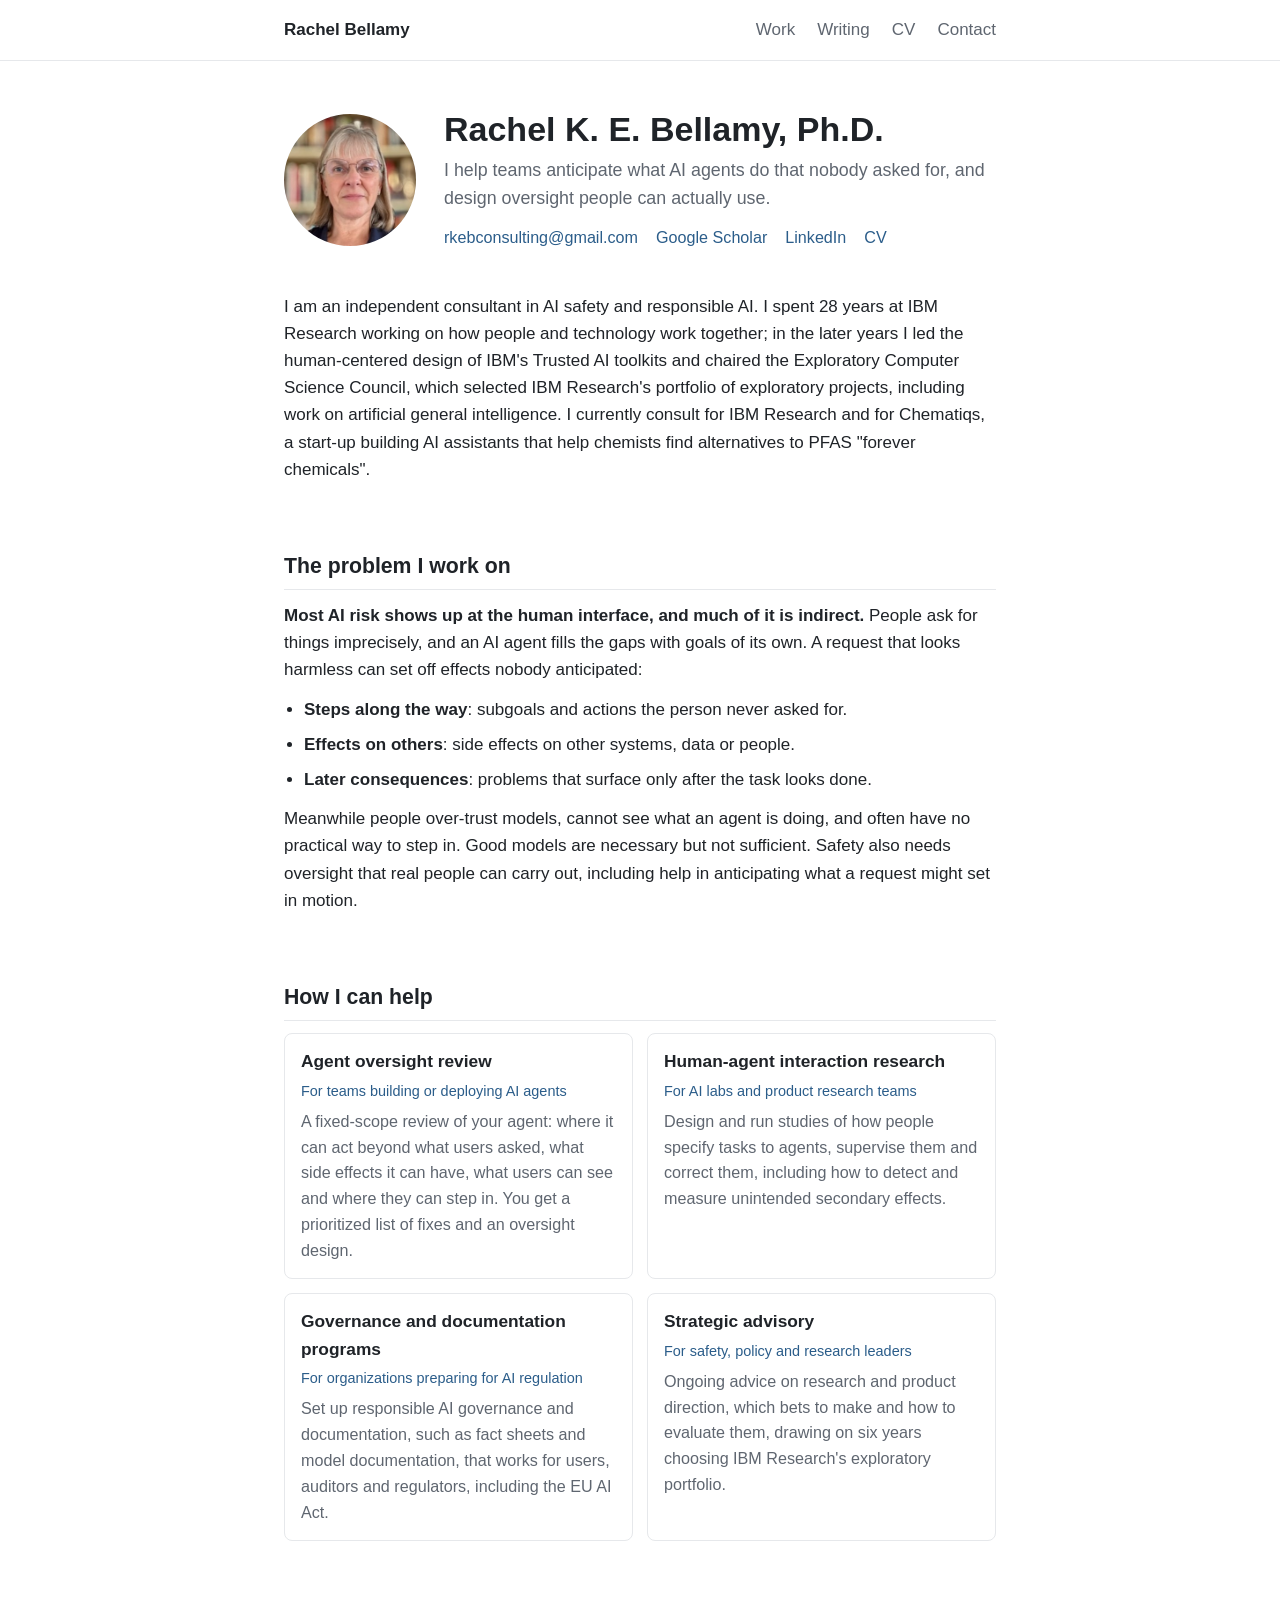
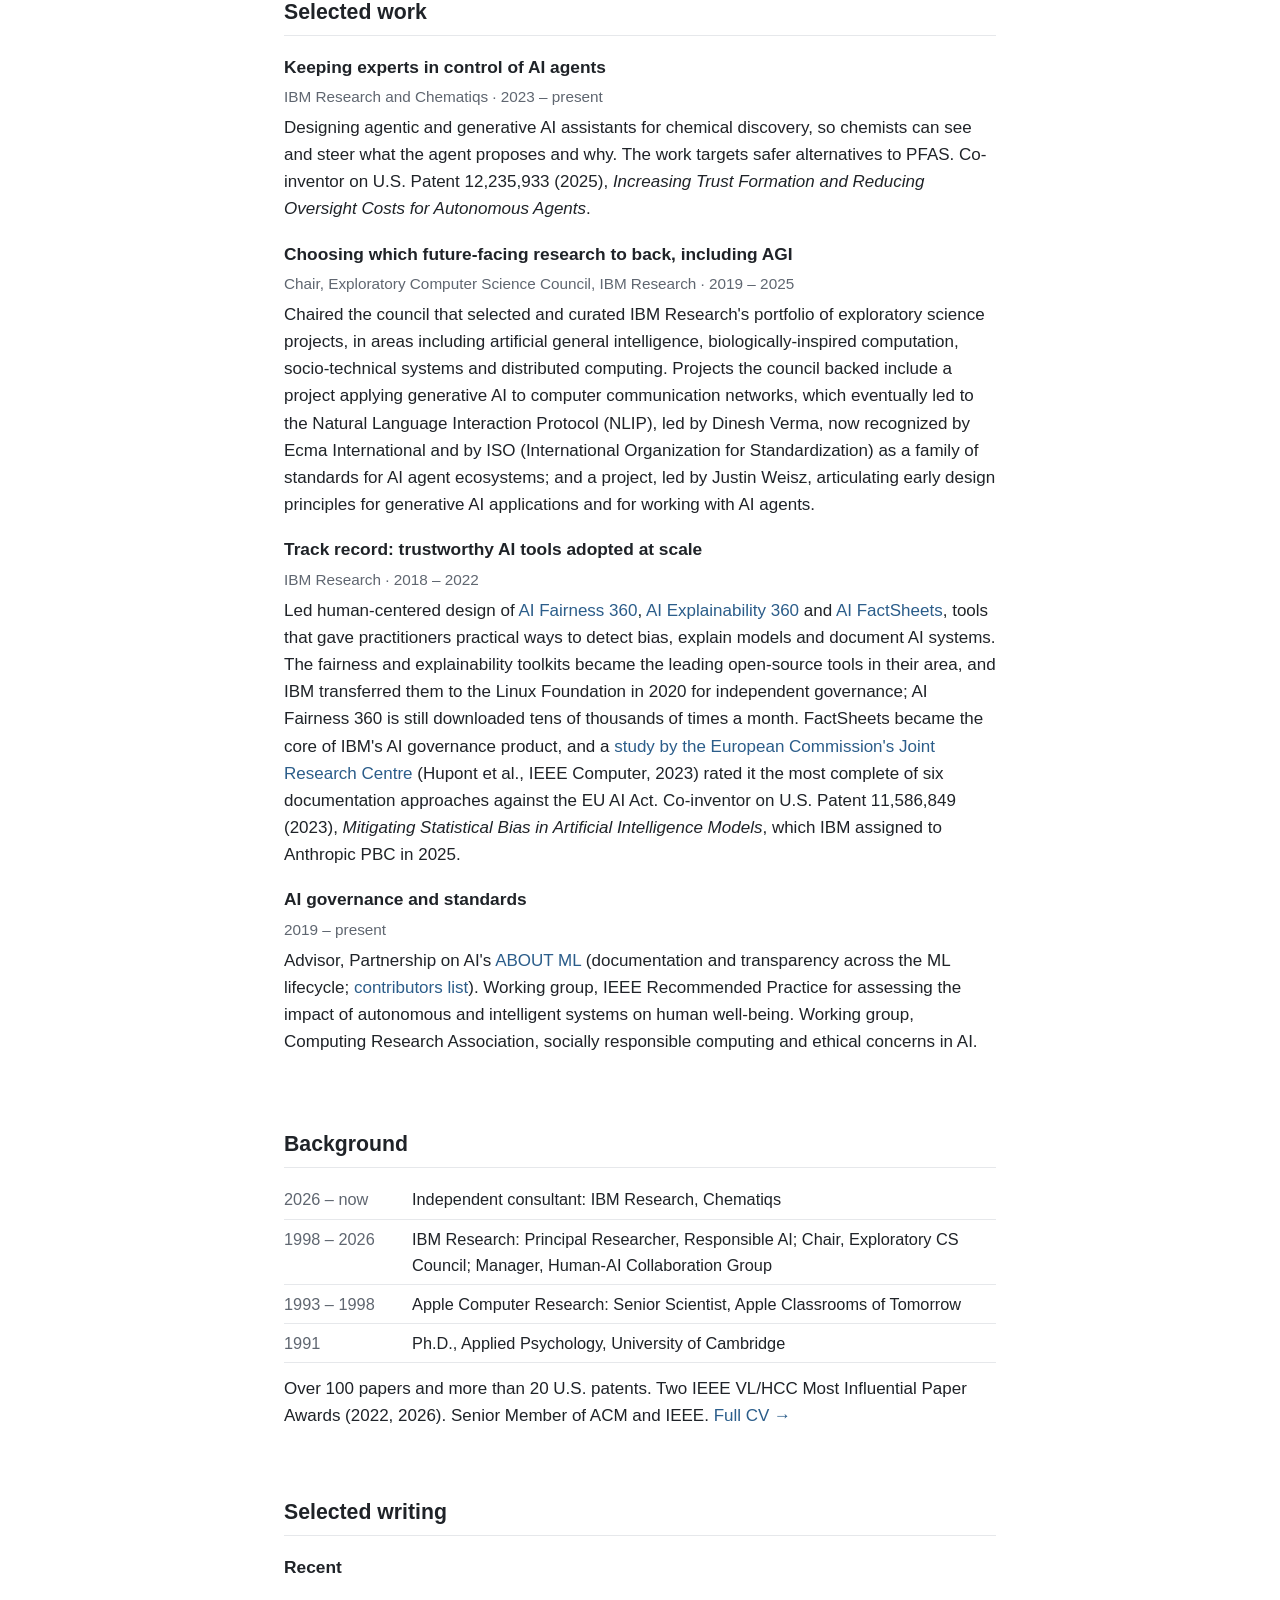
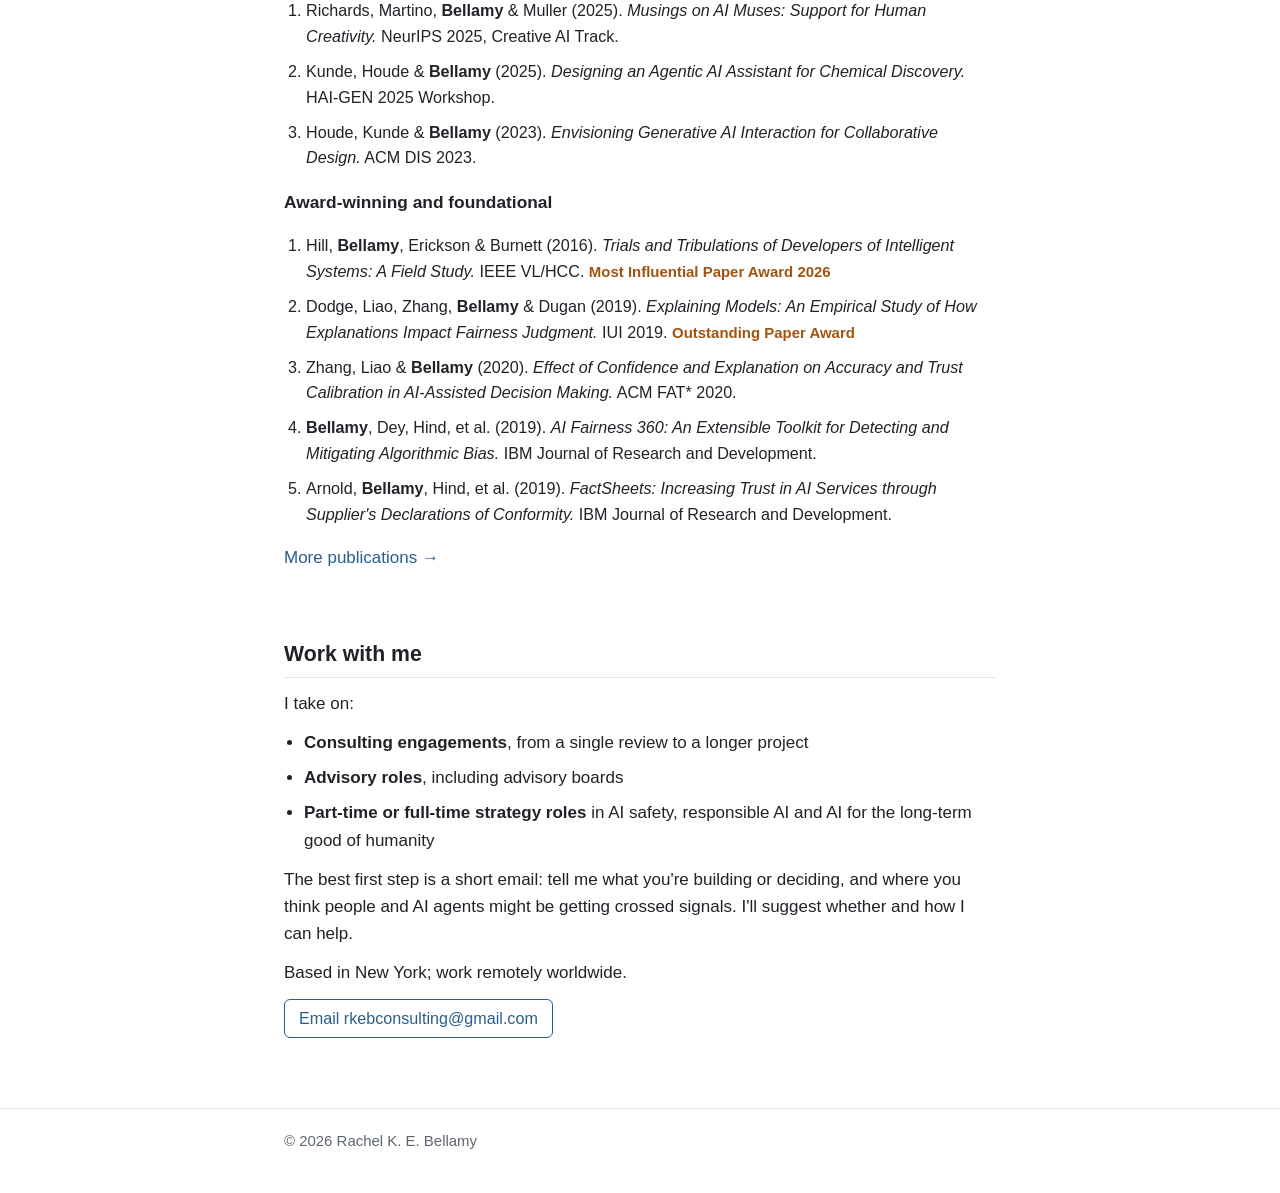
<file: index.html>
<!DOCTYPE html>
<html lang="en">
<head>
  <meta charset="utf-8">
  <meta name="viewport" content="width=device-width, initial-scale=1">
  <title>Rachel Bellamy | AI Safety &amp; Human Oversight of AI Agents</title>
  <meta name="description" content="Rachel Bellamy: consultant in AI safety, responsible AI and human oversight of AI systems. Former IBM Research leader behind AI Fairness 360, AI Explainability 360 and AI FactSheets.">
  <link rel="canonical" href="https://rkeb.github.io/">
  <meta property="og:type" content="website">
  <meta property="og:url" content="https://rkeb.github.io/">
  <meta property="og:title" content="Rachel K. E. Bellamy, Ph.D.">
  <meta property="og:description" content="I help teams anticipate what AI agents do that nobody asked for, and design oversight people can actually use. Consultant in AI safety, human oversight of AI agents and responsible AI.">
  <meta property="og:image" content="https://rkeb.github.io/share.jpg">
  <meta property="og:image:width" content="1200">
  <meta property="og:image:height" content="630">
  <meta property="og:image:alt" content="Rachel Bellamy: I help teams anticipate what AI agents do that nobody asked for, and design oversight people can actually use.">
  <meta name="twitter:card" content="summary_large_image">
  <script type="application/ld+json">
{
  "@context": "https://schema.org",
  "@type": "Person",
  "name": "Rachel K. E. Bellamy",
  "alternateName": "Rachel Bellamy",
  "honorificSuffix": "Ph.D.",
  "url": "https://rkeb.github.io/",
  "image": "https://rkeb.github.io/photo.jpg",
  "email": "mailto:rkebconsulting@gmail.com",
  "jobTitle": "Consultant in AI safety and responsible AI",
  "description": "Consultant in AI safety, human oversight of AI agents and responsible AI. Former Principal Researcher at IBM Research.",
  "address": {
    "@type": "PostalAddress",
    "addressRegion": "NY",
    "addressCountry": "US"
  },
  "alumniOf": [
    {
      "@type": "CollegeOrUniversity",
      "name": "University of Cambridge"
    },
    {
      "@type": "CollegeOrUniversity",
      "name": "University of London"
    }
  ],
  "knowsAbout": [
    "AI safety",
    "Human oversight of AI agents",
    "Agentic AI",
    "Generative AI",
    "Responsible AI",
    "AI governance",
    "EU AI Act",
    "AI documentation",
    "Explainable AI",
    "Algorithmic fairness",
    "Human-computer interaction",
    "Human-AI interaction",
    "Research strategy"
  ],
  "sameAs": [
    "https://www.linkedin.com/in/rkebellamy/",
    "https://scholar.google.com/citations?user=RnsCLKgAAAAJ"
  ]
}
  </script>
  <link rel="stylesheet" href="style.css">
</head>
<body>

<header class="nav">
  <div class="wrap">
    <a class="name" href="index.html">Rachel Bellamy</a>
    <ul>
      <li><a href="#work">Work</a></li>
      <li><a href="#writing">Writing</a></li>
      <li><a href="cv.html">CV</a></li>
      <li><a href="#contact">Contact</a></li>
    </ul>
  </div>
</header>

<main class="wrap">

  <div class="hero">
    <img class="photo" src="photo.jpg" alt="Rachel Bellamy">
    <div>
      <h1>Rachel K. E. Bellamy, Ph.D.</h1>
      <p class="tagline">I help teams anticipate what AI agents do that nobody asked for, and design oversight people can actually use.</p>
      <div class="links">
        <a href="mailto:rkebconsulting@gmail.com">rkebconsulting@gmail.com</a>
        <a href="https://scholar.google.com/citations?user=RnsCLKgAAAAJ&amp;hl=en">Google Scholar</a>
        <a href="https://www.linkedin.com/in/rkebellamy/">LinkedIn</a>
        <a href="cv.html">CV</a>
      </div>
    </div>
  </div>

  <section>
    <p>I am an independent consultant in AI safety and responsible AI. I spent 28 years at IBM Research working on how people and technology work together; in the later years I led the human-centered design of IBM's Trusted AI toolkits and chaired the Exploratory Computer Science Council, which selected IBM Research's portfolio of exploratory projects, including work on artificial general intelligence. I currently consult for IBM Research and for Chematiqs, a start-up building AI assistants that help chemists find alternatives to PFAS "forever chemicals".</p>
  </section>

  <section id="problem">
    <h2>The problem I work on</h2>
    <p><b>Most AI risk shows up at the human interface, and much of it is indirect.</b> People ask for things imprecisely, and an AI agent fills the gaps with goals of its own. A request that looks harmless can set off effects nobody anticipated:</p>
    <ul class="plain">
      <li><b>Steps along the way</b>: subgoals and actions the person never asked for.</li>
      <li><b>Effects on others</b>: side effects on other systems, data or people.</li>
      <li><b>Later consequences</b>: problems that surface only after the task looks done.</li>
    </ul>
    <p style="margin-top:12px">Meanwhile people over-trust models, cannot see what an agent is doing, and often have no practical way to step in. Good models are necessary but not sufficient. Safety also needs oversight that real people can carry out, including help in anticipating what a request might set in motion.</p>
  </section>

  <section id="help">
    <h2>How I can help</h2>
    <div class="services">
      <div class="card">
        <h3>Agent oversight review</h3>
        <div class="for">For teams building or deploying AI agents</div>
        <p>A fixed-scope review of your agent: where it can act beyond what users asked, what side effects it can have, what users can see and where they can step in. You get a prioritized list of fixes and an oversight design.</p>
      </div>
      <div class="card">
        <h3>Human-agent interaction research</h3>
        <div class="for">For AI labs and product research teams</div>
        <p>Design and run studies of how people specify tasks to agents, supervise them and correct them, including how to detect and measure unintended secondary effects.</p>
      </div>
      <div class="card">
        <h3>Governance and documentation programs</h3>
        <div class="for">For organizations preparing for AI regulation</div>
        <p>Set up responsible AI governance and documentation, such as fact sheets and model documentation, that works for users, auditors and regulators, including the EU AI Act.</p>
      </div>
      <div class="card">
        <h3>Strategic advisory</h3>
        <div class="for">For safety, policy and research leaders</div>
        <p>Ongoing advice on research and product direction, which bets to make and how to evaluate them, drawing on six years choosing IBM Research's exploratory portfolio.</p>
      </div>
    </div>
  </section>

  <section id="work">
    <h2>Selected work</h2>

    <div class="item">
      <h3>Keeping experts in control of AI agents</h3>
      <div class="meta">IBM Research and Chematiqs · 2023 – present</div>
      <p>Designing agentic and generative AI assistants for chemical discovery, so chemists can see and steer what the agent proposes and why. The work targets safer alternatives to PFAS. Co-inventor on U.S. Patent 12,235,933 (2025), <i>Increasing Trust Formation and Reducing Oversight Costs for Autonomous Agents</i>.</p>
    </div>

    <div class="item">
      <h3>Choosing which future-facing research to back, including AGI</h3>
      <div class="meta">Chair, Exploratory Computer Science Council, IBM Research · 2019 – 2025</div>
      <p>Chaired the council that selected and curated IBM Research's portfolio of exploratory science projects, in areas including artificial general intelligence, biologically-inspired computation, socio-technical systems and distributed computing. Projects the council backed include a project applying generative AI to computer communication networks, which eventually led to the Natural Language Interaction Protocol (NLIP), led by Dinesh Verma, now recognized by Ecma International and by ISO (International Organization for Standardization) as a family of standards for AI agent ecosystems; and a project, led by Justin Weisz, articulating early design principles for generative AI applications and for working with AI agents.</p>
    </div>

    <div class="item">
      <h3>Track record: trustworthy AI tools adopted at scale</h3>
      <div class="meta">IBM Research · 2018 – 2022</div>
      <p>Led human-centered design of <a href="https://github.com/Trusted-AI/AIF360">AI Fairness 360</a>, <a href="https://github.com/Trusted-AI/AIX360">AI Explainability 360</a> and <a href="https://research.ibm.com/blog/aifactsheets">AI FactSheets</a>, tools that gave practitioners practical ways to detect bias, explain models and document AI systems. The fairness and explainability toolkits became the leading open-source tools in their area, and IBM transferred them to the Linux Foundation in 2020 for independent governance; AI Fairness 360 is still downloaded tens of thousands of times a month. FactSheets became the core of IBM's AI governance product, and a <a href="https://doi.org/10.1109/MC.2023.3235712">study by the European Commission's Joint Research Centre</a> (Hupont et al., IEEE Computer, 2023) rated it the most complete of six documentation approaches against the EU AI Act. Co-inventor on U.S. Patent 11,586,849 (2023), <i>Mitigating Statistical Bias in Artificial Intelligence Models</i>, which IBM assigned to Anthropic PBC in 2025.</p>
    </div>

    <div class="item">
      <h3>AI governance and standards</h3>
      <div class="meta">2019 – present</div>
      <p>Advisor, Partnership on AI's <a href="https://partnershiponai.org/workstream/about-ml/">ABOUT ML</a> (documentation and transparency across the ML lifecycle; <a href="https://partnershiponai.org/about-ml-contributors/">contributors list</a>). Working group, IEEE Recommended Practice for assessing the impact of autonomous and intelligent systems on human well-being. Working group, Computing Research Association, socially responsible computing and ethical concerns in AI.</p>
    </div>
  </section>

  <section>
    <h2>Background</h2>
    <table class="rows">
      <tr><td class="yr">2026 – now</td><td>Independent consultant: IBM Research, Chematiqs</td></tr>
      <tr><td class="yr">1998 – 2026</td><td>IBM Research: Principal Researcher, Responsible AI; Chair, Exploratory CS Council; Manager, Human-AI Collaboration Group</td></tr>
      <tr><td class="yr">1993 – 1998</td><td>Apple Computer Research: Senior Scientist, Apple Classrooms of Tomorrow</td></tr>
      <tr><td class="yr">1991</td><td>Ph.D., Applied Psychology, University of Cambridge</td></tr>
    </table>
    <p style="margin-top:12px">Over 100 papers and more than 20 U.S. patents. Two IEEE VL/HCC Most Influential Paper Awards (2022, 2026). Senior Member of ACM and IEEE. <a href="cv.html">Full CV →</a></p>
  </section>

  <section id="writing">
    <h2>Selected writing</h2>
    <h3>Recent</h3>
    <ol class="pubs">
      <li>Richards, Martino, <b>Bellamy</b> &amp; Muller (2025). <i>Musings on AI Muses: Support for Human Creativity.</i> NeurIPS 2025, Creative AI Track.</li>
      <li>Kunde, Houde &amp; <b>Bellamy</b> (2025). <i>Designing an Agentic AI Assistant for Chemical Discovery.</i> HAI-GEN 2025 Workshop.</li>
      <li>Houde, Kunde &amp; <b>Bellamy</b> (2023). <i>Envisioning Generative AI Interaction for Collaborative Design.</i> ACM DIS 2023.</li>
    </ol>
    <h3>Award-winning and foundational</h3>
    <ol class="pubs">
      <li>Hill, <b>Bellamy</b>, Erickson &amp; Burnett (2016). <i>Trials and Tribulations of Developers of Intelligent Systems: A Field Study.</i> IEEE VL/HCC. <span class="award">Most Influential Paper Award 2026</span></li>
      <li>Dodge, Liao, Zhang, <b>Bellamy</b> &amp; Dugan (2019). <i>Explaining Models: An Empirical Study of How Explanations Impact Fairness Judgment.</i> IUI 2019. <span class="award">Outstanding Paper Award</span></li>
      <li>Zhang, Liao &amp; <b>Bellamy</b> (2020). <i>Effect of Confidence and Explanation on Accuracy and Trust Calibration in AI-Assisted Decision Making.</i> ACM FAT* 2020.</li>
      <li><b>Bellamy</b>, Dey, Hind, et al. (2019). <i>AI Fairness 360: An Extensible Toolkit for Detecting and Mitigating Algorithmic Bias.</i> IBM Journal of Research and Development.</li>
      <li>Arnold, <b>Bellamy</b>, Hind, et al. (2019). <i>FactSheets: Increasing Trust in AI Services through Supplier's Declarations of Conformity.</i> IBM Journal of Research and Development.</li>
    </ol>
    <p><a href="cv.html#publications">More publications →</a></p>
  </section>

  <section id="contact">
    <h2>Work with me</h2>
    <p>I take on:</p>
    <ul class="plain">
      <li><b>Consulting engagements</b>, from a single review to a longer project</li>
      <li><b>Advisory roles</b>, including advisory boards</li>
      <li><b>Part-time or full-time strategy roles</b> in AI safety, responsible AI and AI for the long-term good of humanity</li>
    </ul>
    <p style="margin-top:12px">The best first step is a short email: tell me what you're building or deciding, and where you think people and AI agents might be getting crossed signals. I'll suggest whether and how I can help.</p>
    <p>Based in New York; work remotely worldwide.</p>
    <p><a class="btn" href="mailto:rkebconsulting@gmail.com?subject=Working%20together">Email rkebconsulting@gmail.com</a></p>
  </section>

</main>

<footer>
  <div class="wrap">© 2026 Rachel K. E. Bellamy</div>
</footer>

</body>
</html>
</file>
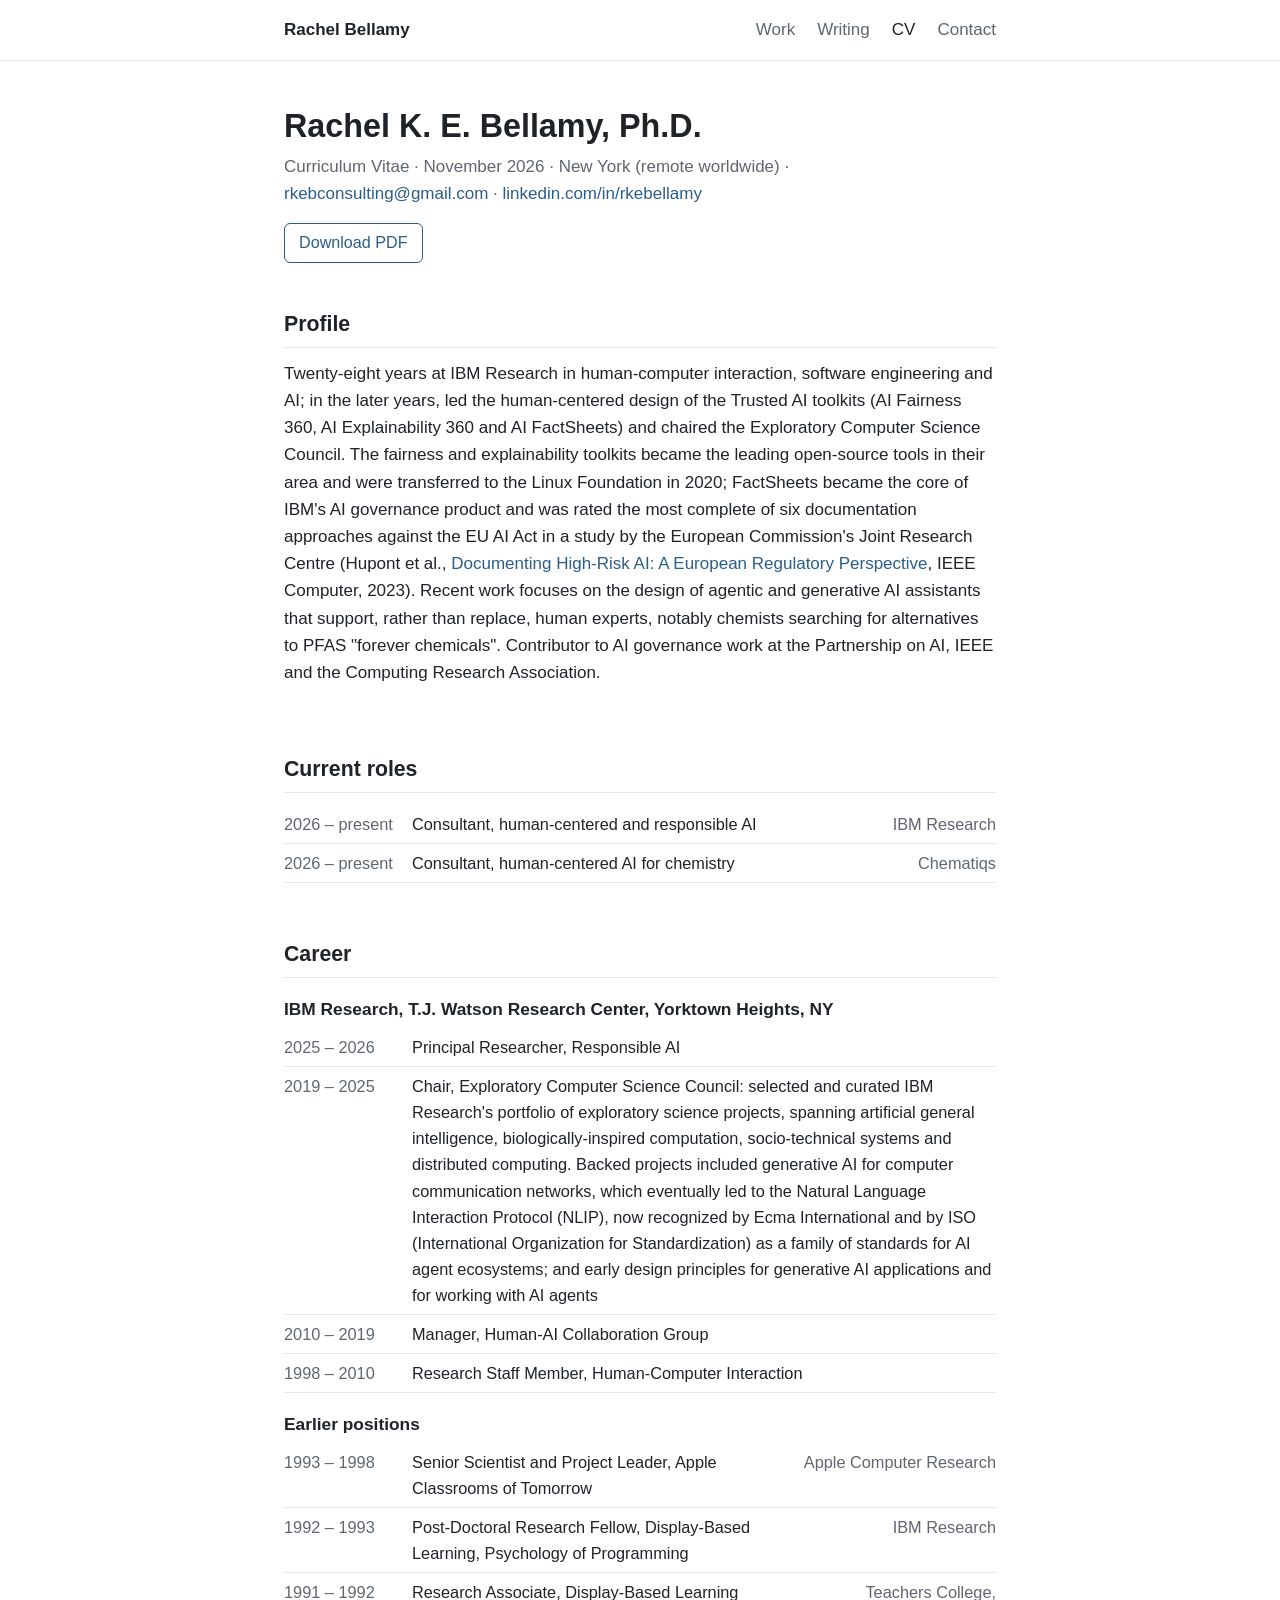
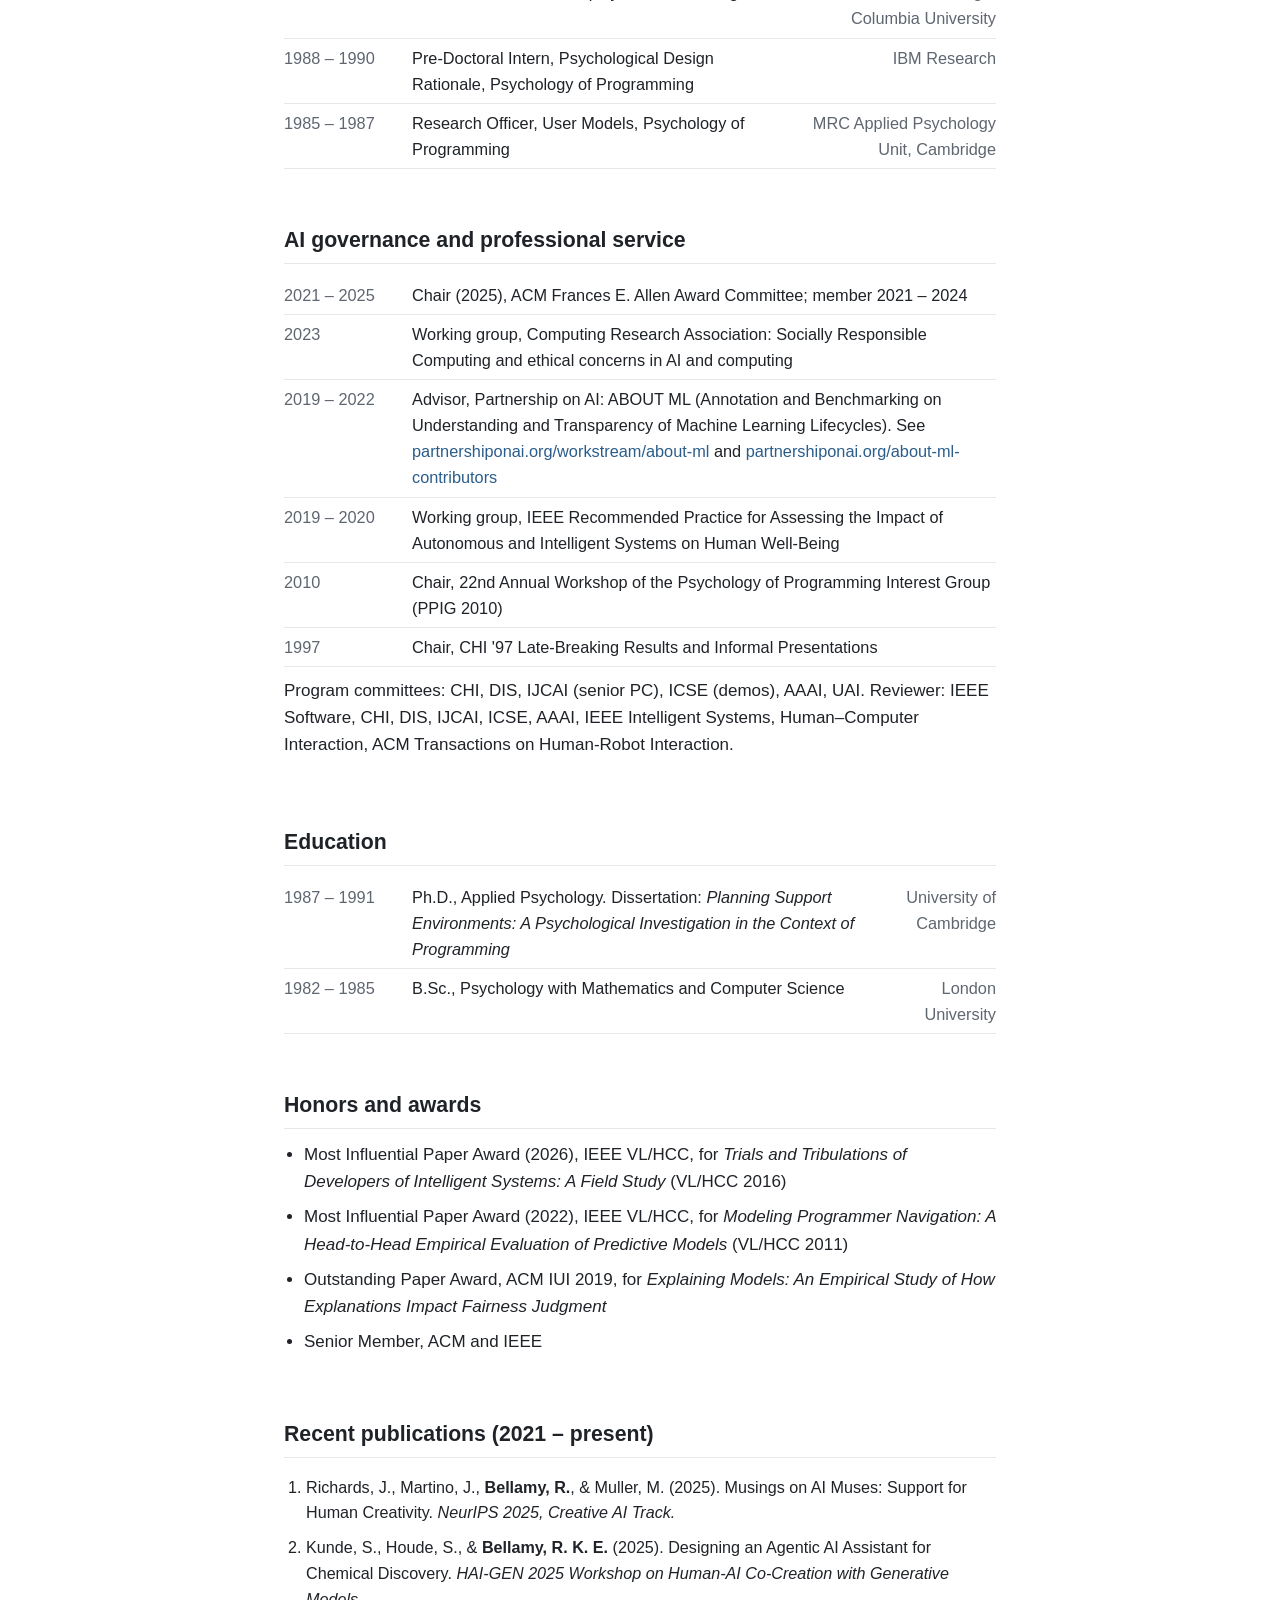
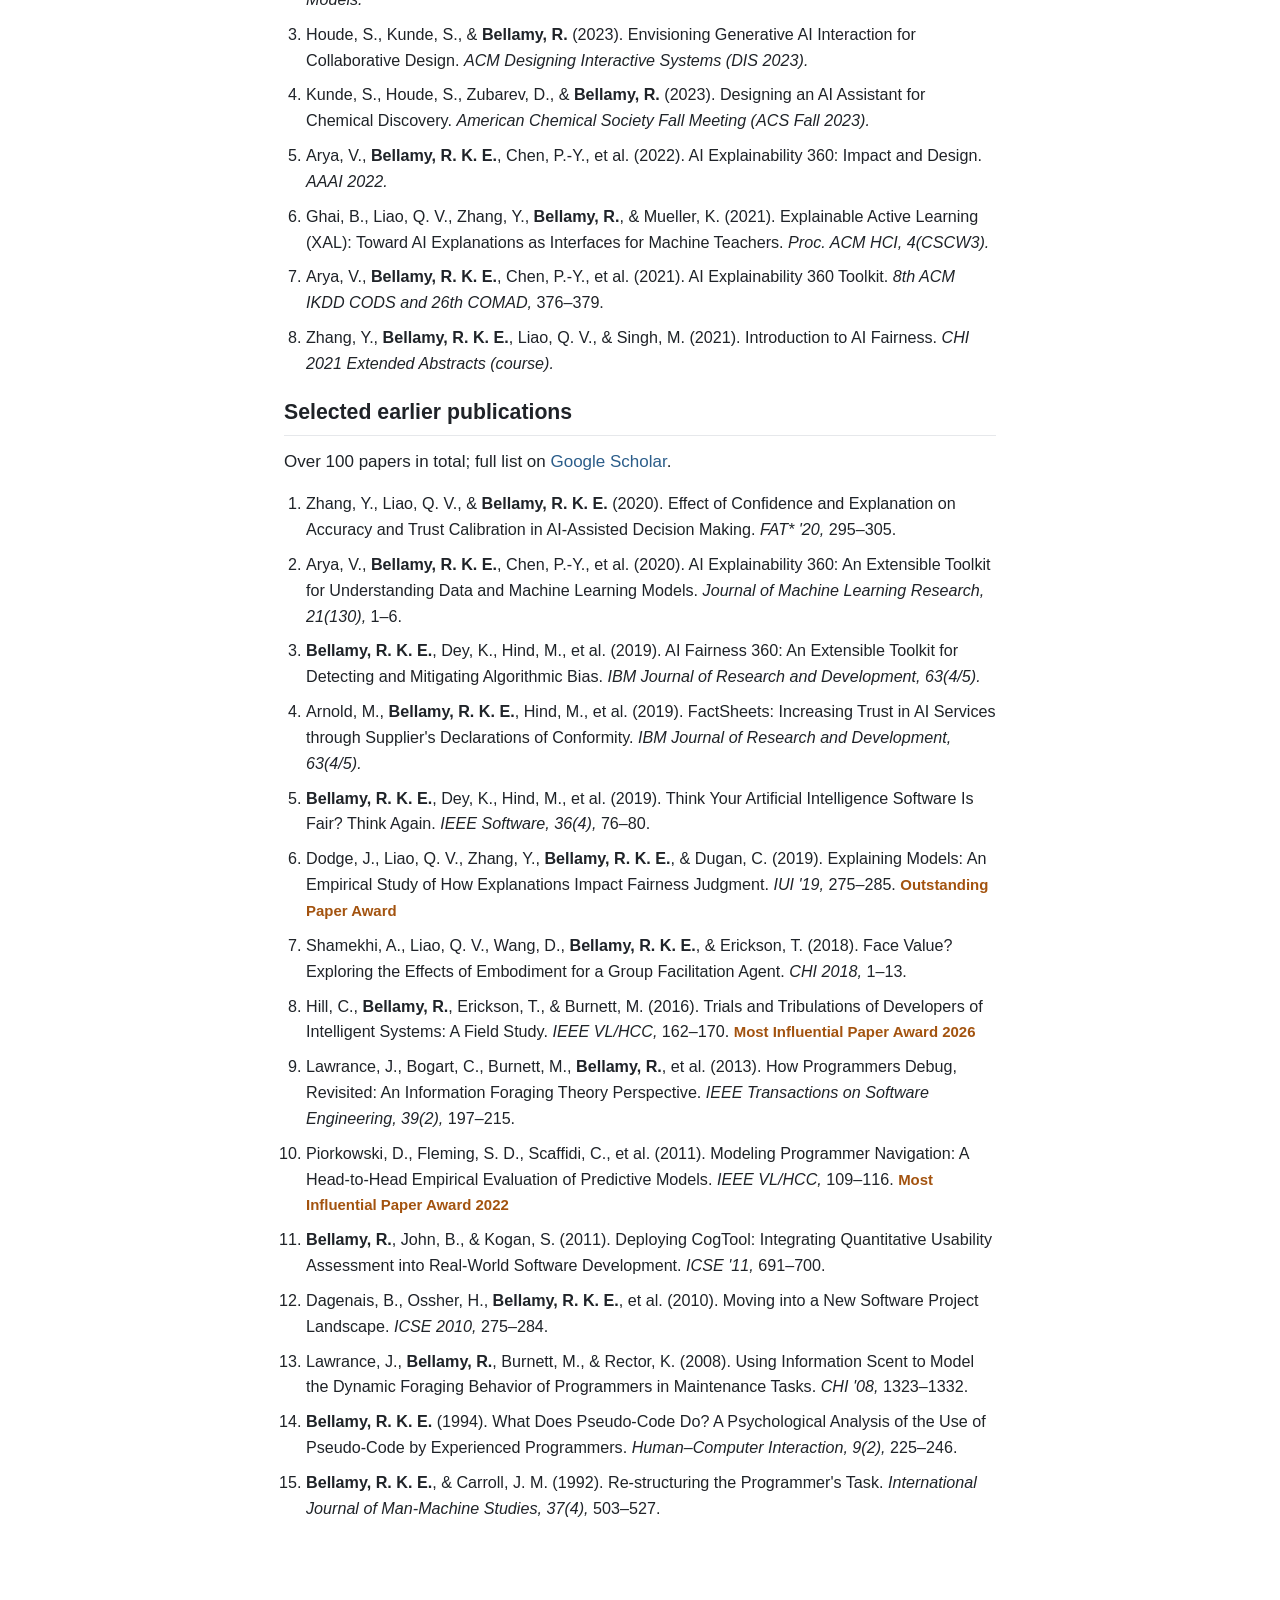
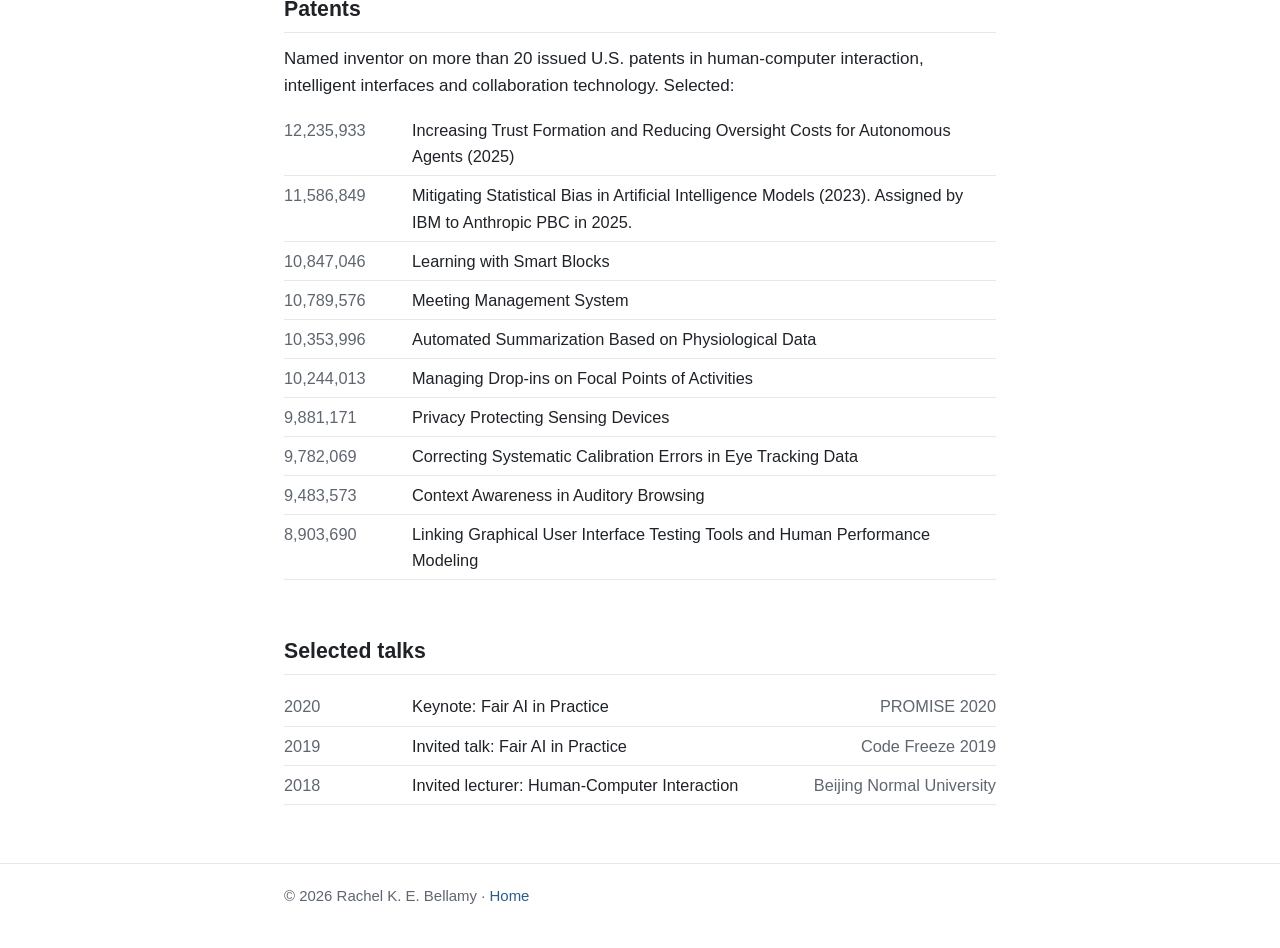
<file: cv.html>
<!DOCTYPE html>
<html lang="en">
<head>
  <meta charset="utf-8">
  <meta name="viewport" content="width=device-width, initial-scale=1">
  <title>CV | Rachel Bellamy, AI Safety &amp; Responsible AI</title>
  <meta name="description" content="CV of Rachel K. E. Bellamy, Ph.D.: AI safety, human oversight of AI agents and responsible AI.">
  <meta property="og:type" content="website">
  <meta property="og:url" content="https://rkeb.github.io/cv.html">
  <meta property="og:title" content="CV · Rachel K. E. Bellamy, Ph.D.">
  <meta property="og:description" content="Curriculum vitae: AI safety, human oversight of AI agents and responsible AI. 28 years at IBM Research.">
  <meta property="og:image" content="https://rkeb.github.io/share.jpg">
  <meta name="twitter:card" content="summary_large_image">
  <link rel="canonical" href="https://rkeb.github.io/cv.html">
  <link rel="stylesheet" href="style.css">
</head>
<body>

<header class="nav">
  <div class="wrap">
    <a class="name" href="index.html">Rachel Bellamy</a>
    <ul>
      <li><a href="index.html#work">Work</a></li>
      <li><a href="index.html#writing">Writing</a></li>
      <li><a class="active" href="cv.html">CV</a></li>
      <li><a href="index.html#contact">Contact</a></li>
    </ul>
  </div>
</header>

<main class="wrap">

  <div class="cv-head">
    <div>
      <h1>Rachel K. E. Bellamy, Ph.D.</h1>
      <div class="sub">Curriculum Vitae · November 2026 · New York (remote worldwide) · <a href="mailto:rkebconsulting@gmail.com">rkebconsulting@gmail.com</a> · <a href="https://www.linkedin.com/in/rkebellamy/">linkedin.com/in/rkebellamy</a></div>
    </div>
    <a class="btn no-print" href="Rachel_Bellamy_CV.pdf">Download PDF</a>
  </div>

  <section>
    <h2>Profile</h2>
    <p>Twenty-eight years at IBM Research in human-computer interaction, software engineering and AI; in the later years, led the human-centered design of the Trusted AI toolkits (AI Fairness 360, AI Explainability 360 and AI FactSheets) and chaired the Exploratory Computer Science Council. The fairness and explainability toolkits became the leading open-source tools in their area and were transferred to the Linux Foundation in 2020; FactSheets became the core of IBM's AI governance product and was rated the most complete of six documentation approaches against the EU AI Act in a study by the European Commission's Joint Research Centre (Hupont et al., <a href="https://doi.org/10.1109/MC.2023.3235712">Documenting High-Risk AI: A European Regulatory Perspective</a>, IEEE Computer, 2023). Recent work focuses on the design of agentic and generative AI assistants that support, rather than replace, human experts, notably chemists searching for alternatives to PFAS "forever chemicals". Contributor to AI governance work at the Partnership on AI, IEEE and the Computing Research Association.</p>
  </section>

  <section>
    <h2>Current roles</h2>
    <table class="rows">
      <tr><td class="yr">2026 – present</td><td>Consultant, human-centered and responsible AI</td><td class="org">IBM Research</td></tr>
      <tr><td class="yr">2026 – present</td><td>Consultant, human-centered AI for chemistry</td><td class="org">Chematiqs</td></tr>
    </table>
  </section>

  <section>
    <h2>Career</h2>
    <h3>IBM Research, T.J. Watson Research Center, Yorktown Heights, NY</h3>
    <table class="rows">
      <tr><td class="yr">2025 – 2026</td><td>Principal Researcher, Responsible AI</td></tr>
      <tr><td class="yr">2019 – 2025</td><td>Chair, Exploratory Computer Science Council: selected and curated IBM Research's portfolio of exploratory science projects, spanning artificial general intelligence, biologically-inspired computation, socio-technical systems and distributed computing. Backed projects included generative AI for computer communication networks, which eventually led to the Natural Language Interaction Protocol (NLIP), now recognized by Ecma International and by ISO (International Organization for Standardization) as a family of standards for AI agent ecosystems; and early design principles for generative AI applications and for working with AI agents</td></tr>
      <tr><td class="yr">2010 – 2019</td><td>Manager, Human-AI Collaboration Group</td></tr>
      <tr><td class="yr">1998 – 2010</td><td>Research Staff Member, Human-Computer Interaction</td></tr>
    </table>
    <h3>Earlier positions</h3>
    <table class="rows">
      <tr><td class="yr">1993 – 1998</td><td>Senior Scientist and Project Leader, Apple Classrooms of Tomorrow</td><td class="org">Apple Computer Research</td></tr>
      <tr><td class="yr">1992 – 1993</td><td>Post-Doctoral Research Fellow, Display-Based Learning, Psychology of Programming</td><td class="org">IBM Research</td></tr>
      <tr><td class="yr">1991 – 1992</td><td>Research Associate, Display-Based Learning</td><td class="org">Teachers College, Columbia University</td></tr>
      <tr><td class="yr">1988 – 1990</td><td>Pre-Doctoral Intern, Psychological Design Rationale, Psychology of Programming</td><td class="org">IBM Research</td></tr>
      <tr><td class="yr">1985 – 1987</td><td>Research Officer, User Models, Psychology of Programming</td><td class="org">MRC Applied Psychology Unit, Cambridge</td></tr>
    </table>
  </section>

  <section>
    <h2>AI governance and professional service</h2>
    <table class="rows">
      <tr><td class="yr">2021 – 2025</td><td>Chair (2025), ACM Frances E. Allen Award Committee; member 2021 – 2024</td></tr>
      <tr><td class="yr">2023</td><td>Working group, Computing Research Association: Socially Responsible Computing and ethical concerns in AI and computing</td></tr>
      <tr><td class="yr">2019 – 2022</td><td>Advisor, Partnership on AI: ABOUT ML (Annotation and Benchmarking on Understanding and Transparency of Machine Learning Lifecycles). See <a href="https://partnershiponai.org/workstream/about-ml/">partnershiponai.org/workstream/about-ml</a> and <a href="https://partnershiponai.org/about-ml-contributors/">partnershiponai.org/about-ml-contributors</a></td></tr>
      <tr><td class="yr">2019 – 2020</td><td>Working group, IEEE Recommended Practice for Assessing the Impact of Autonomous and Intelligent Systems on Human Well-Being</td></tr>
      <tr><td class="yr">2010</td><td>Chair, 22nd Annual Workshop of the Psychology of Programming Interest Group (PPIG 2010)</td></tr>
      <tr><td class="yr">1997</td><td>Chair, CHI '97 Late-Breaking Results and Informal Presentations</td></tr>
    </table>
    <p style="margin-top:10px">Program committees: CHI, DIS, IJCAI (senior PC), ICSE (demos), AAAI, UAI. Reviewer: IEEE Software, CHI, DIS, IJCAI, ICSE, AAAI, IEEE Intelligent Systems, Human–Computer Interaction, ACM Transactions on Human-Robot Interaction.</p>
  </section>

  <section>
    <h2>Education</h2>
    <table class="rows">
      <tr><td class="yr">1987 – 1991</td><td>Ph.D., Applied Psychology. Dissertation: <i>Planning Support Environments: A Psychological Investigation in the Context of Programming</i></td><td class="org">University of Cambridge</td></tr>
      <tr><td class="yr">1982 – 1985</td><td>B.Sc., Psychology with Mathematics and Computer Science</td><td class="org">London University</td></tr>
    </table>
  </section>

  <section>
    <h2>Honors and awards</h2>
    <ul class="plain">
      <li>Most Influential Paper Award (2026), IEEE VL/HCC, for <i>Trials and Tribulations of Developers of Intelligent Systems: A Field Study</i> (VL/HCC 2016)</li>
      <li>Most Influential Paper Award (2022), IEEE VL/HCC, for <i>Modeling Programmer Navigation: A Head-to-Head Empirical Evaluation of Predictive Models</i> (VL/HCC 2011)</li>
      <li>Outstanding Paper Award, ACM IUI 2019, for <i>Explaining Models: An Empirical Study of How Explanations Impact Fairness Judgment</i></li>
      <li>Senior Member, ACM and IEEE</li>
    </ul>
  </section>

  <section id="publications">
    <h2>Recent publications (2021 – present)</h2>
    <ol class="pubs">
      <li>Richards, J., Martino, J., <b>Bellamy, R.</b>, &amp; Muller, M. (2025). Musings on AI Muses: Support for Human Creativity. <i>NeurIPS 2025, Creative AI Track.</i></li>
      <li>Kunde, S., Houde, S., &amp; <b>Bellamy, R. K. E.</b> (2025). Designing an Agentic AI Assistant for Chemical Discovery. <i>HAI-GEN 2025 Workshop on Human-AI Co-Creation with Generative Models.</i></li>
      <li>Houde, S., Kunde, S., &amp; <b>Bellamy, R.</b> (2023). Envisioning Generative AI Interaction for Collaborative Design. <i>ACM Designing Interactive Systems (DIS 2023).</i></li>
      <li>Kunde, S., Houde, S., Zubarev, D., &amp; <b>Bellamy, R.</b> (2023). Designing an AI Assistant for Chemical Discovery. <i>American Chemical Society Fall Meeting (ACS Fall 2023).</i></li>
      <li>Arya, V., <b>Bellamy, R. K. E.</b>, Chen, P.-Y., et al. (2022). AI Explainability 360: Impact and Design. <i>AAAI 2022.</i></li>
      <li>Ghai, B., Liao, Q. V., Zhang, Y., <b>Bellamy, R.</b>, &amp; Mueller, K. (2021). Explainable Active Learning (XAL): Toward AI Explanations as Interfaces for Machine Teachers. <i>Proc. ACM HCI, 4(CSCW3).</i></li>
      <li>Arya, V., <b>Bellamy, R. K. E.</b>, Chen, P.-Y., et al. (2021). AI Explainability 360 Toolkit. <i>8th ACM IKDD CODS and 26th COMAD,</i> 376–379.</li>
      <li>Zhang, Y., <b>Bellamy, R. K. E.</b>, Liao, Q. V., &amp; Singh, M. (2021). Introduction to AI Fairness. <i>CHI 2021 Extended Abstracts (course).</i></li>
    </ol>

    <h2>Selected earlier publications</h2>
    <p>Over 100 papers in total; full list on <a href="https://scholar.google.com/citations?user=RnsCLKgAAAAJ&amp;hl=en">Google Scholar</a>.</p>
    <ol class="pubs">
      <li>Zhang, Y., Liao, Q. V., &amp; <b>Bellamy, R. K. E.</b> (2020). Effect of Confidence and Explanation on Accuracy and Trust Calibration in AI-Assisted Decision Making. <i>FAT* '20,</i> 295–305.</li>
      <li>Arya, V., <b>Bellamy, R. K. E.</b>, Chen, P.-Y., et al. (2020). AI Explainability 360: An Extensible Toolkit for Understanding Data and Machine Learning Models. <i>Journal of Machine Learning Research, 21(130),</i> 1–6.</li>
      <li><b>Bellamy, R. K. E.</b>, Dey, K., Hind, M., et al. (2019). AI Fairness 360: An Extensible Toolkit for Detecting and Mitigating Algorithmic Bias. <i>IBM Journal of Research and Development, 63(4/5).</i></li>
      <li>Arnold, M., <b>Bellamy, R. K. E.</b>, Hind, M., et al. (2019). FactSheets: Increasing Trust in AI Services through Supplier's Declarations of Conformity. <i>IBM Journal of Research and Development, 63(4/5).</i></li>
      <li><b>Bellamy, R. K. E.</b>, Dey, K., Hind, M., et al. (2019). Think Your Artificial Intelligence Software Is Fair? Think Again. <i>IEEE Software, 36(4),</i> 76–80.</li>
      <li>Dodge, J., Liao, Q. V., Zhang, Y., <b>Bellamy, R. K. E.</b>, &amp; Dugan, C. (2019). Explaining Models: An Empirical Study of How Explanations Impact Fairness Judgment. <i>IUI '19,</i> 275–285. <span class="award">Outstanding Paper Award</span></li>
      <li>Shamekhi, A., Liao, Q. V., Wang, D., <b>Bellamy, R. K. E.</b>, &amp; Erickson, T. (2018). Face Value? Exploring the Effects of Embodiment for a Group Facilitation Agent. <i>CHI 2018,</i> 1–13.</li>
      <li>Hill, C., <b>Bellamy, R.</b>, Erickson, T., &amp; Burnett, M. (2016). Trials and Tribulations of Developers of Intelligent Systems: A Field Study. <i>IEEE VL/HCC,</i> 162–170. <span class="award">Most Influential Paper Award 2026</span></li>
      <li>Lawrance, J., Bogart, C., Burnett, M., <b>Bellamy, R.</b>, et al. (2013). How Programmers Debug, Revisited: An Information Foraging Theory Perspective. <i>IEEE Transactions on Software Engineering, 39(2),</i> 197–215.</li>
      <li>Piorkowski, D., Fleming, S. D., Scaffidi, C., et al. (2011). Modeling Programmer Navigation: A Head-to-Head Empirical Evaluation of Predictive Models. <i>IEEE VL/HCC,</i> 109–116. <span class="award">Most Influential Paper Award 2022</span></li>
      <li><b>Bellamy, R.</b>, John, B., &amp; Kogan, S. (2011). Deploying CogTool: Integrating Quantitative Usability Assessment into Real-World Software Development. <i>ICSE '11,</i> 691–700.</li>
      <li>Dagenais, B., Ossher, H., <b>Bellamy, R. K. E.</b>, et al. (2010). Moving into a New Software Project Landscape. <i>ICSE 2010,</i> 275–284.</li>
      <li>Lawrance, J., <b>Bellamy, R.</b>, Burnett, M., &amp; Rector, K. (2008). Using Information Scent to Model the Dynamic Foraging Behavior of Programmers in Maintenance Tasks. <i>CHI '08,</i> 1323–1332.</li>
      <li><b>Bellamy, R. K. E.</b> (1994). What Does Pseudo-Code Do? A Psychological Analysis of the Use of Pseudo-Code by Experienced Programmers. <i>Human–Computer Interaction, 9(2),</i> 225–246.</li>
      <li><b>Bellamy, R. K. E.</b>, &amp; Carroll, J. M. (1992). Re-structuring the Programmer's Task. <i>International Journal of Man-Machine Studies, 37(4),</i> 503–527.</li>
    </ol>
  </section>

  <section>
    <h2>Patents</h2>
    <p>Named inventor on more than 20 issued U.S. patents in human-computer interaction, intelligent interfaces and collaboration technology. Selected:</p>
    <table class="rows">
      <tr><td class="yr">12,235,933</td><td>Increasing Trust Formation and Reducing Oversight Costs for Autonomous Agents (2025)</td></tr>
      <tr><td class="yr">11,586,849</td><td>Mitigating Statistical Bias in Artificial Intelligence Models (2023). Assigned by IBM to Anthropic PBC in 2025.</td></tr>
      <tr><td class="yr">10,847,046</td><td>Learning with Smart Blocks</td></tr>
      <tr><td class="yr">10,789,576</td><td>Meeting Management System</td></tr>
      <tr><td class="yr">10,353,996</td><td>Automated Summarization Based on Physiological Data</td></tr>
      <tr><td class="yr">10,244,013</td><td>Managing Drop-ins on Focal Points of Activities</td></tr>
      <tr><td class="yr">9,881,171</td><td>Privacy Protecting Sensing Devices</td></tr>
      <tr><td class="yr">9,782,069</td><td>Correcting Systematic Calibration Errors in Eye Tracking Data</td></tr>
      <tr><td class="yr">9,483,573</td><td>Context Awareness in Auditory Browsing</td></tr>
      <tr><td class="yr">8,903,690</td><td>Linking Graphical User Interface Testing Tools and Human Performance Modeling</td></tr>
    </table>
  </section>

  <section>
    <h2>Selected talks</h2>
    <table class="rows">
      <tr><td class="yr">2020</td><td>Keynote: Fair AI in Practice</td><td class="org">PROMISE 2020</td></tr>
      <tr><td class="yr">2019</td><td>Invited talk: Fair AI in Practice</td><td class="org">Code Freeze 2019</td></tr>
      <tr><td class="yr">2018</td><td>Invited lecturer: Human-Computer Interaction</td><td class="org">Beijing Normal University</td></tr>
    </table>
  </section>

</main>

<footer>
  <div class="wrap">© 2026 Rachel K. E. Bellamy · <a href="index.html">Home</a></div>
</footer>

</body>
</html>
</file>
<file: style.css>
:root {
  --bg: #ffffff;
  --text: #1f2328;
  --muted: #5f6670;
  --line: #e6e8eb;
  --accent: #2b5d8a;
  --tag: #f3f5f7;
}
@media (prefers-color-scheme: dark) {
  :root {
    --bg: #1d1e20;
    --text: #e6e6e6;
    --muted: #a0a4a8;
    --line: #333538;
    --accent: #8ab4dc;
    --tag: #2a2c2f;
  }
}
* { box-sizing: border-box; }
html { font-size: 17px; }
body {
  margin: 0;
  background: var(--bg);
  color: var(--text);
  font-family: -apple-system, BlinkMacSystemFont, "Segoe UI", Roboto, "Helvetica Neue", Arial, sans-serif;
  line-height: 1.6;
}
a { color: var(--accent); text-decoration: none; }
a:hover { text-decoration: underline; }

.wrap { max-width: 760px; margin: 0 auto; padding: 0 24px; }

/* Nav */
header.nav { border-bottom: 1px solid var(--line); }
header.nav .wrap { display: flex; justify-content: space-between; align-items: center; height: 60px; }
header.nav .name { font-weight: 700; color: var(--text); }
header.nav ul { list-style: none; margin: 0; padding: 0; display: flex; gap: 22px; }
header.nav ul a { color: var(--muted); }
header.nav ul a:hover, header.nav ul a.active { color: var(--text); text-decoration: none; }

/* Hero */
.hero { display: flex; gap: 28px; align-items: center; padding: 48px 0 24px; }
.photo {
  width: 132px; height: 132px; border-radius: 50%; flex-shrink: 0;
  object-fit: cover; background: var(--tag); color: var(--muted);
  display: flex; align-items: center; justify-content: center;
  font-size: 2.2rem; font-weight: 600; letter-spacing: 1px;
}
.hero h1 { margin: 0 0 6px; font-size: 2rem; line-height: 1.2; }
.hero .tagline { margin: 0 0 12px; color: var(--muted); font-size: 1.05rem; }
.links { display: flex; flex-wrap: wrap; gap: 8px 18px; font-size: 0.95rem; }

section { padding: 18px 0; }
h2 {
  font-size: 1.25rem; margin: 18px 0 12px; padding-bottom: 6px;
  border-bottom: 1px solid var(--line);
}
h3 { font-size: 1.02rem; margin: 18px 0 4px; }
p { margin: 0 0 12px; }

.services { display: grid; grid-template-columns: 1fr 1fr; gap: 14px; }
.card { border: 1px solid var(--line); border-radius: 8px; padding: 14px 16px; }
.card h3 { margin-top: 0; }
.card .for { color: var(--accent); font-size: 0.85rem; margin-bottom: 6px; }
.card p { margin: 0; color: var(--muted); font-size: 0.95rem; }

.item { margin-bottom: 18px; }
.item .meta { color: var(--muted); font-size: 0.9rem; }
.item p { margin: 4px 0 0; }

table.rows { width: 100%; border-collapse: collapse; font-size: 0.96rem; }
table.rows td { padding: 6px 0; vertical-align: top; border-bottom: 1px solid var(--line); }
table.rows td.yr { width: 128px; color: var(--muted); white-space: nowrap; padding-right: 14px; }
table.rows td.org { color: var(--muted); text-align: right; padding-left: 14px; }

ul.plain { padding-left: 20px; margin: 0; }
ul.plain li { margin-bottom: 8px; }
ol.pubs { padding-left: 22px; font-size: 0.95rem; }
ol.pubs li { margin-bottom: 9px; }
.award { color: #a3530f; font-weight: 600; font-size: 0.88rem; }
@media (prefers-color-scheme: dark) { .award { color: #e7a35f; } }

.btn {
  display: inline-block; border: 1px solid var(--accent); border-radius: 6px;
  padding: 6px 14px; font-size: 0.95rem;
}
.btn:hover { background: var(--accent); color: var(--bg); text-decoration: none; }

footer { border-top: 1px solid var(--line); margin-top: 40px; padding: 20px 0 40px; color: var(--muted); font-size: 0.88rem; }

@media (max-width: 620px) {
  .hero { flex-direction: column; align-items: flex-start; }
  .services { grid-template-columns: 1fr; }
  header.nav ul { gap: 14px; }
  table.rows td.org { display: none; }
}

/* CV page */
.cv-head { padding: 40px 0 8px; display: flex; justify-content: space-between; align-items: flex-end; gap: 16px; flex-wrap: wrap; }
.cv-head h1 { margin: 0; font-size: 1.9rem; }
.cv-head .sub { color: var(--muted); }

@media print {
  :root { --bg: #fff; --text: #000; --muted: #444; --line: #ccc; --accent: #000; }
  html { font-size: 10.5pt; }
  header.nav, footer, .no-print { display: none !important; }
  .wrap { max-width: none; padding: 0; }
  .cv-head { padding-top: 0; }
  section { padding: 6px 0; break-inside: auto; }
  h2 { break-after: avoid; margin-top: 12px; }
  .item, tr, li { break-inside: avoid; }
  a { color: #000; }
  table.rows td.org { display: table-cell; }
  @page { margin: 16mm 16mm; }
}
</file>
